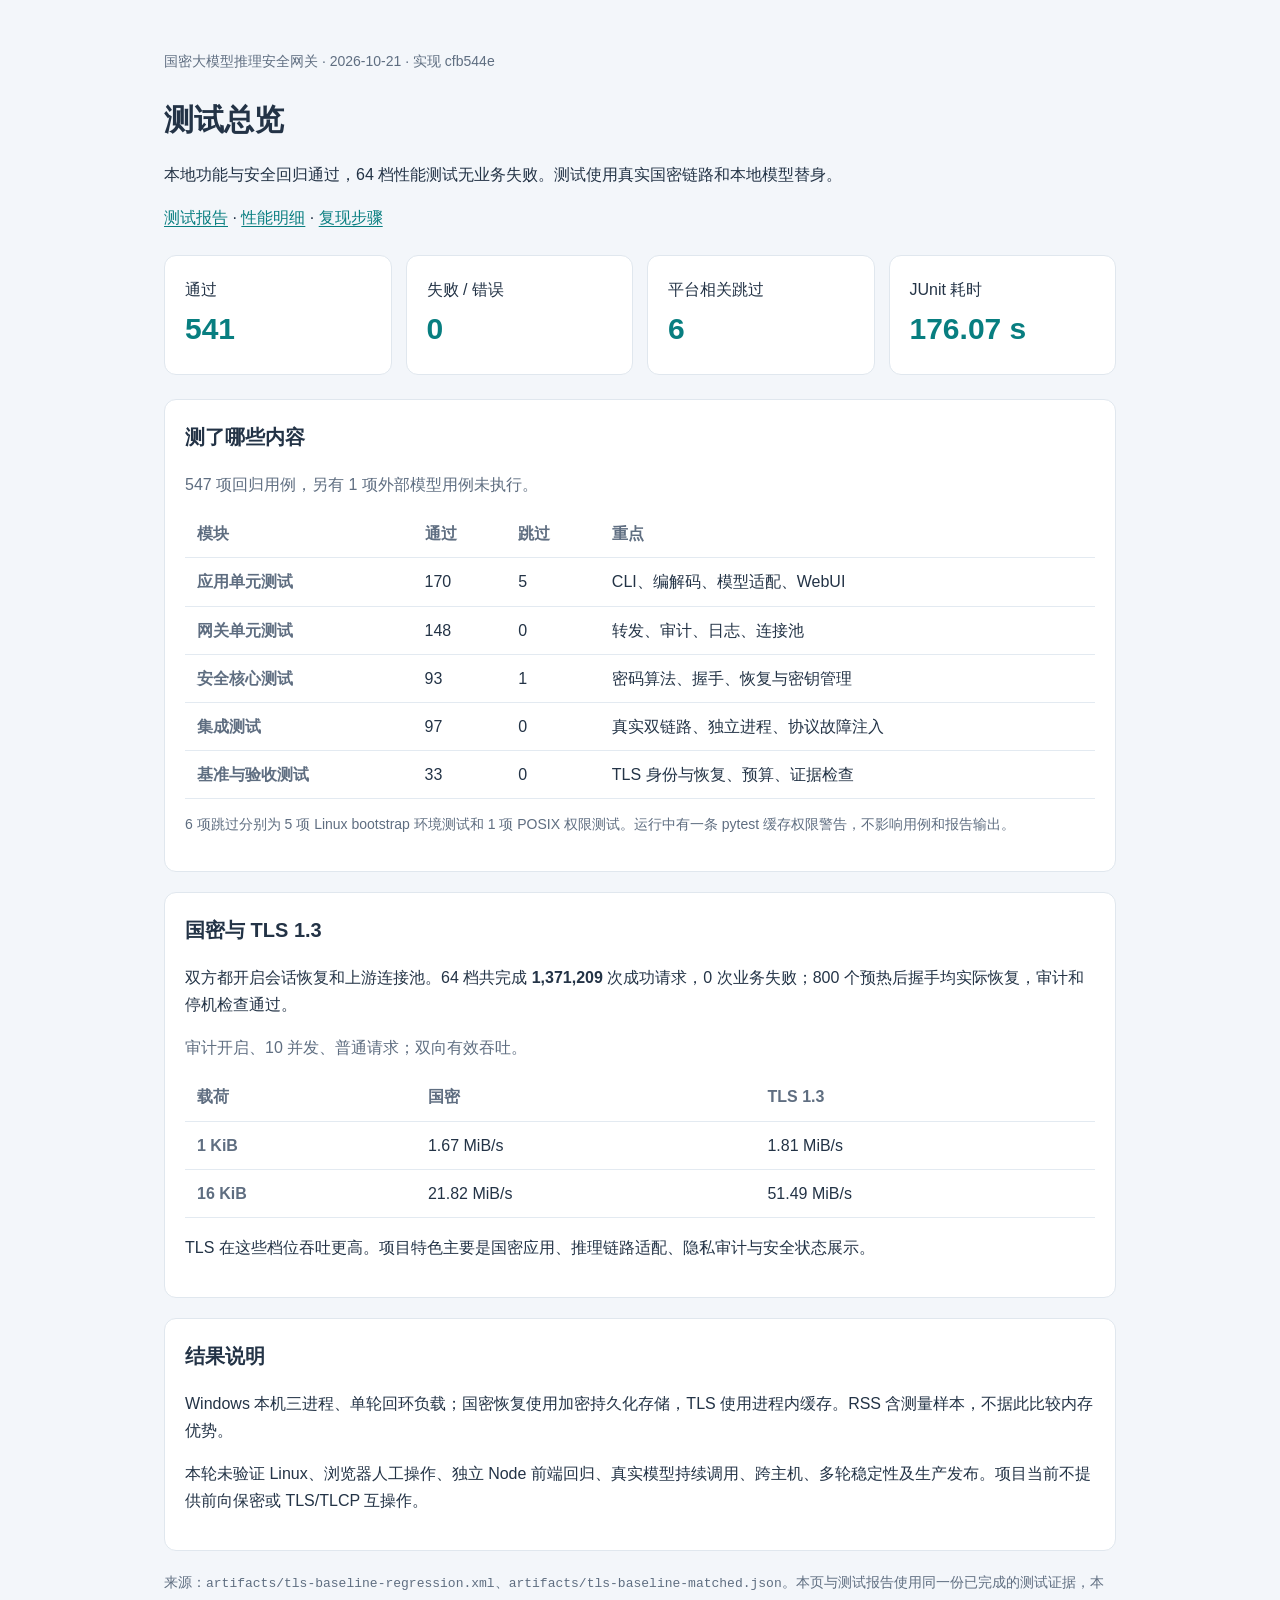
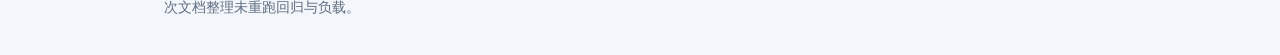
<file: docs/testing-dashboard.html>
<!doctype html>
<html lang="zh-CN">
<head>
  <meta charset="utf-8">
  <meta name="viewport" content="width=device-width, initial-scale=1">
  <title>测试总览 · 国密推理网关</title>
  <style>
    :root { color-scheme: light; font-family: "Segoe UI", "Microsoft YaHei", sans-serif; color: #233346; background: #f3f6fa; }
    * { box-sizing: border-box; }
    body { margin: 0; line-height: 1.7; }
    main { max-width: 1000px; margin: auto; padding: 36px 24px; }
    h1 { margin-bottom: 8px; font-size: 30px; }
    h2 { font-size: 20px; margin-top: 0; }
    a { color: #087e80; text-underline-offset: 3px; }
    .muted, footer { color: #5f6e81; font-size: 14px; }
    .stats { display: grid; grid-template-columns: repeat(4, 1fr); gap: 14px; margin: 24px 0; }
    .stat, section { background: white; border: 1px solid #e0e7ee; border-radius: 12px; padding: 20px; }
    .stat strong { display: block; font-size: 30px; color: #087e80; }
    section { margin-bottom: 20px; }
    .table-wrap { overflow-x: auto; }
    table { width: 100%; border-collapse: collapse; text-align: left; }
    th, td { border-bottom: 1px solid #e3eaf1; padding: 10px 12px; white-space: nowrap; }
    th { color: #5f6e81; font-weight: 600; }
    caption { text-align: left; padding-bottom: 12px; color: #5f6e81; }
    code { font-size: 13px; overflow-wrap: anywhere; }
    @media (max-width: 650px) { main { padding: 20px 14px; } .stats { grid-template-columns: repeat(2, 1fr); } section { padding: 16px; } }
  </style>
</head>
<body>
<main>
  <header>
    <p class="muted">国密大模型推理安全网关 · 2026-10-21 · 实现 cfb544e</p>
    <h1>测试总览</h1>
    <p>本地功能与安全回归通过，64 档性能测试无业务失败。测试使用真实国密链路和本地模型替身。</p>
    <nav aria-label="报告导航"><a href="integration_report.md">测试报告</a> · <a href="tls_baseline_results.md">性能明细</a> · <a href="testing.md">复现步骤</a></nav>
  </header>
  <div class="stats" aria-label="回归结果">
    <div class="stat">通过<strong>541</strong></div>
    <div class="stat">失败 / 错误<strong>0</strong></div>
    <div class="stat">平台相关跳过<strong>6</strong></div>
    <div class="stat">JUnit 耗时<strong>176.07 s</strong></div>
  </div>
  <section aria-labelledby="coverage">
    <h2 id="coverage">测了哪些内容</h2>
    <div class="table-wrap"><table>
      <caption>547 项回归用例，另有 1 项外部模型用例未执行。</caption>
      <thead><tr><th scope="col">模块</th><th scope="col">通过</th><th scope="col">跳过</th><th scope="col">重点</th></tr></thead>
      <tbody>
        <tr><th scope="row">应用单元测试</th><td>170</td><td>5</td><td>CLI、编解码、模型适配、WebUI</td></tr>
        <tr><th scope="row">网关单元测试</th><td>148</td><td>0</td><td>转发、审计、日志、连接池</td></tr>
        <tr><th scope="row">安全核心测试</th><td>93</td><td>1</td><td>密码算法、握手、恢复与密钥管理</td></tr>
        <tr><th scope="row">集成测试</th><td>97</td><td>0</td><td>真实双链路、独立进程、协议故障注入</td></tr>
        <tr><th scope="row">基准与验收测试</th><td>33</td><td>0</td><td>TLS 身份与恢复、预算、证据检查</td></tr>
      </tbody>
    </table></div>
    <p class="muted">6 项跳过分别为 5 项 Linux bootstrap 环境测试和 1 项 POSIX 权限测试。运行中有一条 pytest 缓存权限警告，不影响用例和报告输出。</p>
  </section>
  <section aria-labelledby="performance">
    <h2 id="performance">国密与 TLS 1.3</h2>
    <p>双方都开启会话恢复和上游连接池。64 档共完成 <strong>1,371,209</strong> 次成功请求，0 次业务失败；800 个预热后握手均实际恢复，审计和停机检查通过。</p>
    <div class="table-wrap"><table>
      <caption>审计开启、10 并发、普通请求；双向有效吞吐。</caption>
      <thead><tr><th scope="col">载荷</th><th scope="col">国密</th><th scope="col">TLS 1.3</th></tr></thead>
      <tbody><tr><th scope="row">1 KiB</th><td>1.67 MiB/s</td><td>1.81 MiB/s</td></tr><tr><th scope="row">16 KiB</th><td>21.82 MiB/s</td><td>51.49 MiB/s</td></tr></tbody>
    </table></div>
    <p>TLS 在这些档位吞吐更高。项目特色主要是国密应用、推理链路适配、隐私审计与安全状态展示。</p>
  </section>
  <section aria-labelledby="scope">
    <h2 id="scope">结果说明</h2>
    <p>Windows 本机三进程、单轮回环负载；国密恢复使用加密持久化存储，TLS 使用进程内缓存。RSS 含测量样本，不据此比较内存优势。</p>
    <p>本轮未验证 Linux、浏览器人工操作、独立 Node 前端回归、真实模型持续调用、跨主机、多轮稳定性及生产发布。项目当前不提供前向保密或 TLS/TLCP 互操作。</p>
  </section>
  <footer>来源：<code>artifacts/tls-baseline-regression.xml</code>、<code>artifacts/tls-baseline-matched.json</code>。本页与测试报告使用同一份已完成的测试证据，本次文档整理未重跑回归与负载。</footer>
</main>
</body>
</html>
</file>
